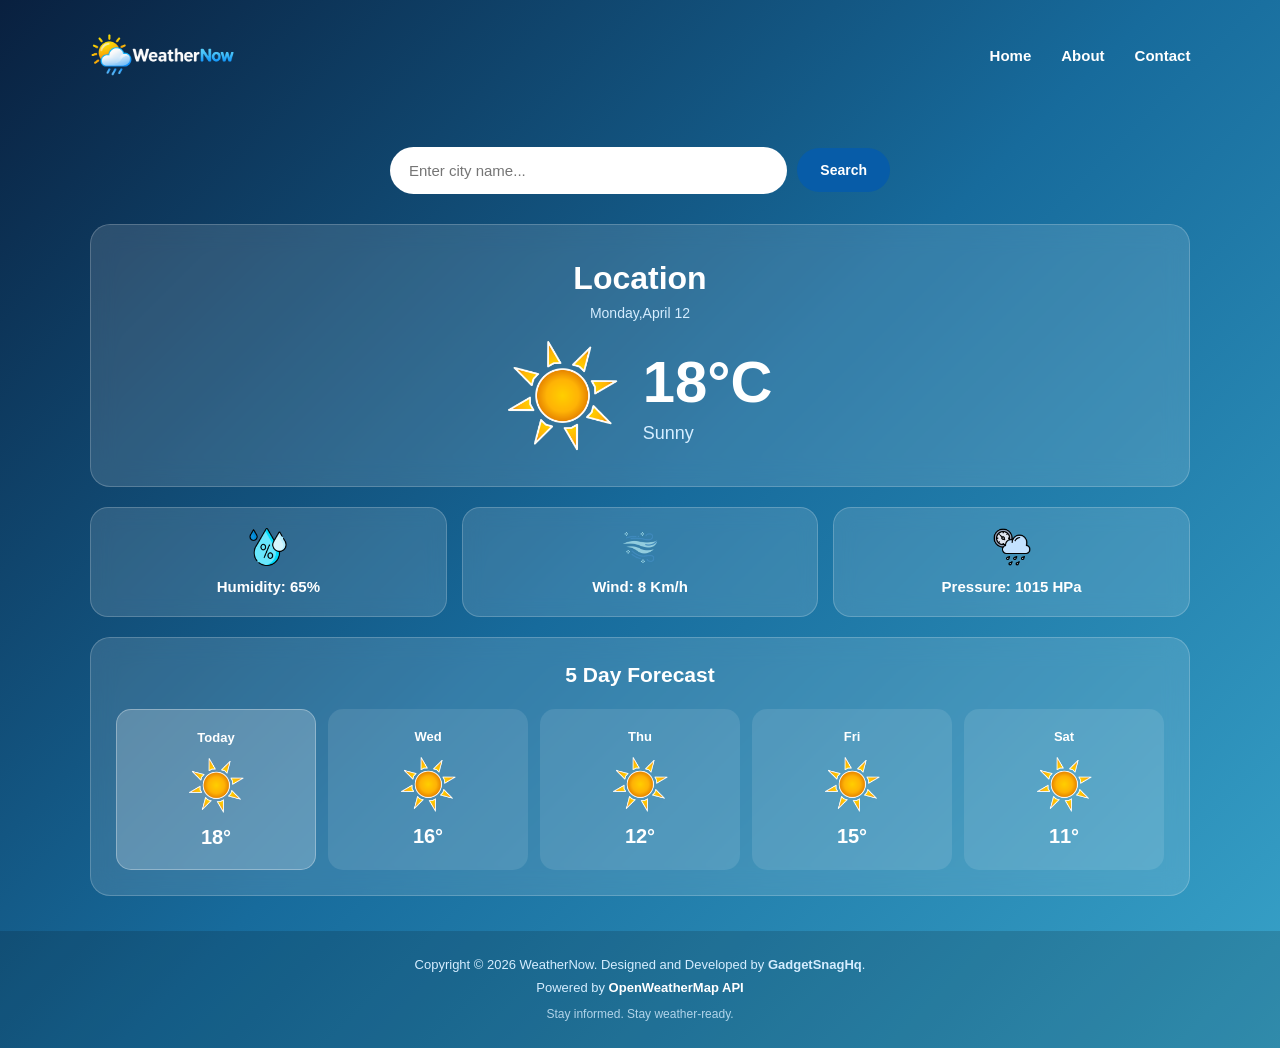
<file: index.html>
<!DOCTYPE html>
<html lang="en">
<head>
    <meta charset="UTF-8">
    <meta name="viewport" content="width=device-width, initial-scale=1.0">
    <title>Weather-App</title>
    <link rel="stylesheet" href="style.css">
</head>
<body>
    <header class="head">
        <img src="images/logo.png" alt="WeatherNow logo">
        <nav>
            <ul>
                <li><a href="#">Home</a></li>
                <li><a href="#">About</a></li>
                <li><a href="#">Contact</a></li>
            </ul>
        </nav>
    </header>
    <main class="hero-section">
        <div class="search">
            <input type="text" placeholder="Enter city name..." aria-label="Enter city name">
            <button id="btn">Search</button>
        </div>
        <p class="error" style="display:none;"></p>
        <div class="weather">
        <div class="temp">
            <h2 id="city">Location</h2>
            <h4 id="daydate">Monday,April 12</h4>
            <div class="temperature">
                <img class="today" src="images/Sunny1.png">
                <ul>
                   <li>
                     <h1 id="tempnumber">18&deg;C</h1>
                   </li>
                   <li>
                     <h3 id="weathertype">Sunny</h3>
                   </li>
                </ul>
            </div>
            
        </div>
        <div class="addInfo">
                    
                        <li>
                            <img src="images/Humidity.png">
                            <h5 id="humidity">Humidity: 65%</h5>
                        </li>
                        <li>
                            <img src="images/wind.png">
                            <h5 id="wind">Wind: 8 Km/h</h5>
                        </li>
                        <li>
                            <img src="images/pressure.png">
                            <h5 id="pressure">Pressure: 1015 HPa</h5>
                        </li>
                  
        </div>
        <div class="forecast-container">
           <div class="heading">
            <h3>5 Day Forecast</h3>
           </div>
          <div class="items">
           <div class="forecast-item active">
              <span class="day">Today</span>
              <img class="today size" src="images/Sunny1.png">
              <span class="temp">18°</span>
            </div>

            <div class="forecast-item">
              <span class="day day2">Wed</span>
              <img class="two size" src="images/Sunny1.png">
              <span class="temp temp2">16°</span>
            </div>

            <div class="forecast-item">
              <span class="day day3">Thu</span>
              <img class="three size" src="images/Sunny1.png">
              <span class="temp temp3">12°</span>
            </div>

            <div class="forecast-item">
              <span class="day day4">Fri</span>
              <img class="four size" src="images/Sunny1.png">
              <span class="temp temp4">15°</span>
            </div>

            <div class="forecast-item">
              <span class="day day5">Sat</span>
              <img class="five size" src="images/Sunny1.png">
              <span class="temp temp5">11°</span>
            </div>
           </div>  
        </div>
        </div>    
    </main>

   <footer>
    <p>
        Copyright &copy; 2026 WeatherNow.
        Designed and Developed by <strong>GadgetSnagHq</strong>.
    </p>

    <p>
        Powered by
        <a href="https://openweathermap.org/" target="_blank" rel="noopener noreferrer"> OpenWeatherMap API </a>
    </p>

    <p class="footer-note">
        Stay informed. Stay weather-ready.
    </p>
  </footer>

    <script src="script.js"></script>
</body>
</html>
</file>
<file: style.css>
/* ================================
   1. BASE
===================================== */

* {
    margin: 0;
    padding: 0;
    box-sizing: border-box;
}

body {
    min-height: 100vh;
    display: flex;
    flex-direction: column;

    font-family: Arial, Helvetica, sans-serif;
    color: #ffffff;

    background: linear-gradient(135deg, #09203f, #176b9c, #38a3c9);
}


/* =====================================
   2. HEADER
===================================== */

.head {
    width: 100%;
    min-height: 75px;
    padding: 15px 7%;
    display: flex;
    align-items: center;
    justify-content: space-between;
}

.head img {
    width: 145px;
    height: auto;
    object-fit: contain;
}

.head nav ul {
    display: flex;
    align-items: center;
    gap: 30px;
    list-style: none;
}

.head nav a {
    color: #ffffff;
    text-decoration: none;
    font-size: 15px;
    font-weight: 600;
    transition: color 0.3s ease;
}

.head nav a:hover {
    color: #a8e5ff;
}


/* =======================================
   3. MAIN CONTAINER
===================================== */

.hero-section {
    width: 90%;
    max-width: 1100px;
    margin: 35px auto;
    flex:1;
}


/* =================================
   4. SEARCH BAR
===================================== */

.search {
    display: flex;
    justify-content: center;
    align-items: center;
    max-width: 500px;
    margin: 0 auto 30px;
    gap: 10px;
}

.search input {
    flex: 1;
    min-width: 0;
    padding: 14px 18px;
    border: 1px solid rgba(255, 255, 255, 0.3);
    border-radius: 30px;
    outline: none;
    background: #ffffff;
    color: #18344f;
    font-size: 15px;
}

.search input:focus {
    border-color: #69d4ff;
    box-shadow: 0 0 0 3px rgba(105, 212, 255, 0.2);
}

.search button {
    padding: 14px 23px;
    border: none;
    border-radius: 30px;
    background: #075ca8;
    color: #ffffff;
    font-size: 14px;
    font-weight: bold;
    cursor: pointer;
    transition: 0.3s ease;
}

.search button:hover {
    background: #087cc9;
    transform: translateY(-2px);
}

.search button:disabled {
    opacity: 0.6;
    cursor: not-allowed;
}


/* =====================================
   5. ERROR MESSAGE
===================================== */

.error {
    max-width: 500px;
    margin: 0 auto 20px;
    padding: 12px 16px;
    border-radius: 10px;
    background: rgba(255, 90, 90, 0.2);
    border: 1px solid rgba(255, 120, 120, 0.5);
    color: #ffffff;
    text-align: center;
    font-size: 14px;
}


/* =====================================
   6. WEATHER MAIN LAYOUT
===================================== */

/* Flex column keeps all sections separated */

.weather {
    display: flex;
    flex-direction: column;
    gap: 20px;
    width: 100%;
}

/* Current weather card */

.weather > .temp {
    width: 100%;
    padding: 35px 20px;
    text-align: center;
    border: 1px solid rgba(255, 255, 255, 0.2);
    border-radius: 20px;
    background: rgba(255, 255, 255, 0.13);
    backdrop-filter: blur(12px);
}

.weather > .temp h2 {
    font-size: 32px;
    margin-bottom: 8px;
    text-transform: capitalize;
}

.weather > .temp h4 {
    color: #d5edff;
    font-size: 14px;
    font-weight: normal;
}


/* =====================================
   7. TEMPERATURE AND WEATHER ICON
===================================== */

.temperature {
    display: flex;
    justify-content: center;
    align-items: center;
    gap: 25px;
    margin-top: 20px;
}

.temperature img {
    width: 110px;
    height: 110px;
    object-fit: contain;
}

.temperature ul {
    list-style: none;
    text-align: left;
}

.temperature h1 {
    font-size: 58px;
    font-weight: 700;
}

.temperature h3 {
    margin-top: 8px;
    color: #d5edff;
    font-size: 18px;
    font-weight: normal;
    text-transform: capitalize;
}


/* =====================================
   8. WEATHER DETAIL CARDS
===================================== */

.addInfo {
    width: 100%;
    display: grid;
    grid-template-columns: repeat(3, 1fr);
    gap: 15px;
}

.addInfo li {
    min-width: 0;
    min-height: 110px;
    padding: 20px 12px;
    display: flex;
    flex-direction: column;
    align-items: center;
    justify-content: center;
    gap: 12px;
    list-style: none;
    text-align: center;
    border: 1px solid rgba(255, 255, 255, 0.2);
    border-radius: 18px;
    background: rgba(255, 255, 255, 0.13);
    backdrop-filter: blur(10px);
    transition: 0.3s ease;
}

.addInfo li:hover {
    background: rgba(255, 255, 255, 0.22);
    transform: translateY(-3px);
}

.addInfo img {
    width: 38px;
    height: 38px;
    object-fit: contain;
}

.addInfo h5 {
    font-size: 15px;
    font-weight: 600;
    overflow-wrap: anywhere;
}


/* =====================================
   9. FIVE DAY FORECAST
===================================== */

.forecast-container {
    width: 100%;
    padding: 25px;
    border: 1px solid rgba(255, 255, 255, 0.2);
    border-radius: 20px;
    background: rgba(255, 255, 255, 0.13);
    backdrop-filter: blur(12px);
}

.heading {
    text-align: center;
    margin-bottom: 22px;
}

.heading h3 {
    font-size: 21px;
    font-weight: 700;
}

.items {
    display: grid;
    grid-template-columns: repeat(5, minmax(0, 1fr));
    gap: 12px;
}

.forecast-item {
    min-width: 0;
    padding: 20px 10px;
    display: flex;
    flex-direction: column;
    align-items: center;
    gap: 13px;
    border-radius: 15px;
    background: rgba(255, 255, 255, 0.10);
    transition: 0.3s ease;
}

.forecast-item:hover {
    background: rgba(255, 255, 255, 0.23);
    transform: translateY(-4px);
}

.forecast-item.active {
    background: rgba(255, 255, 255, 0.22);
    border: 1px solid rgba(255, 255, 255, 0.3);
}

.forecast-item .day {
    font-size: 13px;
    font-weight: 600;
    text-transform: capitalize;
}

.forecast-item img {
    width: 55px;
    height: 55px;
    object-fit: contain;
}

.forecast-item .temp {
    font-size: 20px;
    font-weight: bold;
}


/* =====================================
   10. FOOTER
===================================== */

footer {
    width: 100%;
    margin-top: auto;
    padding: 22px 15px;

    text-align: center;
    background: rgba(0, 0, 0, 0.15);
    color: #d5edff;

    font-size: 13px;
    line-height: 1.8;
}

footer a {
    color: #ffffff;
    font-weight: bold;
    text-decoration: none;
}

footer a:hover {
    text-decoration: underline;
}

.footer-note {
    margin-top: 5px;
    font-size: 12px;
    opacity: 0.8;
}


/* =====================================
   11. TABLET RESPONSIVENESS
===================================== */

@media (max-width: 768px) {

    .head {
        padding: 15px 5%;
    }

    .hero-section {
        width: 92%;
        margin: 25px auto;
    }

    .weather > .temp h2 {
        font-size: 27px;
    }

    .temperature h1 {
        font-size: 48px;
    }

    .forecast-container {
        padding: 18px;
    }

    .items {
        gap: 8px;
    }

    .forecast-item {
        padding: 16px 5px;
    }

    .forecast-item .day {
        font-size: 11px;
    }

    .forecast-item img {
        width: 45px;
        height: 45px;
    }

    .forecast-item .temp {
        font-size: 17px;
    }
}


/* =====================================
   12. MOBILE RESPONSIVENESS
===================================== */

@media (max-width: 480px) {

    .head {
        min-height: 65px;
        padding: 12px 5%;
    }

    .head img {
        width: 110px;
    }

    .head nav ul {
        gap: 13px;
    }

    .head nav a {
        font-size: 12px;
    }

    .hero-section {
        width: 92%;
        margin: 20px auto;
    }

    .search {
        gap: 7px;
        margin-bottom: 22px;
    }

    .search input {
        padding: 12px 14px;
        font-size: 13px;
    }

    .search button {
        padding: 12px 17px;
        font-size: 12px;
    }

    .weather {
        gap: 14px;
    }

    .weather > .temp {
        padding: 25px 12px;
    }

    .weather > .temp h2 {
        font-size: 25px;
    }

    .temperature {
        gap: 12px;
        margin-top: 15px;
    }

    .temperature img {
        width: 85px;
        height: 85px;
    }

    .temperature h1 {
        font-size: 42px;
    }

    .temperature h3 {
        font-size: 15px;
    }

    .addInfo {
        grid-template-columns: 1fr;
        gap: 10px;
    }

    .addInfo li {
        min-height: 75px;
        flex-direction: row;
        justify-content: flex-start;
        padding: 13px 20px;
    }

    .addInfo img {
        width: 32px;
        height: 32px;
    }

    .addInfo h5 {
        font-size: 14px;
    }

    .forecast-container {
        padding: 15px 10px;
    }

    .heading h3 {
        font-size: 18px;
    }

    .items {
        grid-template-columns: repeat(2, minmax(0, 1fr));
        gap: 10px;
    }

    .forecast-item {
        padding: 15px 8px;
    }

    .forecast-item .day {
        font-size: 12px;
    }

    .forecast-item img {
        width: 48px;
        height: 48px;
    }

    .forecast-item .temp {
        font-size: 18px;
    }

    footer {
        margin-top: 25px;
        font-size: 12px;
    }
}


/* =====================================
   13. SMALL MOBILE SCREENS
===================================== */

@media (max-width: 350px) {

    .head img {
        width: 90px;
    }

    .head nav ul {
        gap: 9px;
    }

    .head nav a {
        font-size: 11px;
    }

    .temperature h1 {
        font-size: 35px;
    }

    .temperature img {
        width: 70px;
        height: 70px;
    }

    .items {
        grid-template-columns: repeat(2, minmax(0, 1fr));
    }
}
</file>
